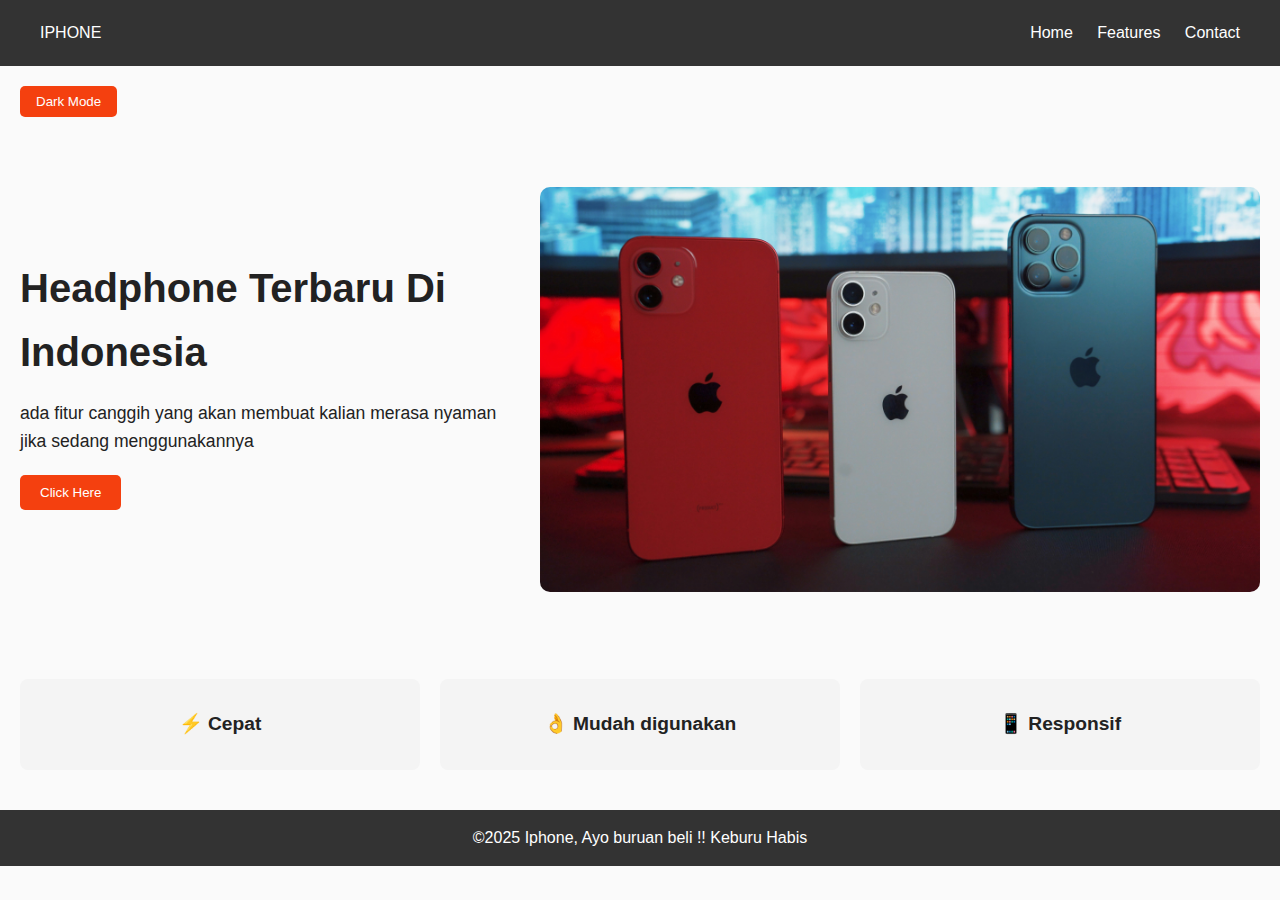
<file: project1.html>
<!DOCTYPE html>
<html lang="en">
<head>
    <meta charset="UTF-8">
    <meta name="viewport" content="width=device-width, initial-scale=1.0">
    <title>Project bisa</title>
    <link rel="stylesheet" href="project.css">
</head>
<body>
    <header>
        <nav class="navbar">
            <div class="icon">IPHONE</div>
            <div class="nav-links">
            <a href="#">Home</a>
            <a href="#">Features</a>
            <a href="#">Contact</a>
            </div>
        </nav>
    </header>

    <nav>
        <button id="tombol-mode"> Dark Mode</button>
    </nav>

    <!-- main -->
    <!-- aka -->
    <main>
        <section class="aka">
           <div class="akai">
            <h1>Headphone Terbaru Di Indonesia</h1>
            <p>ada fitur canggih yang akan membuat kalian merasa nyaman
               jika sedang menggunakannya 
            </p>
            <button class="aki">Click Here</button>
           </div> 
           <div class="img">
            <img src="img/kocak.jpg" alt="Iphone Headphone">
           </div>
        </section>
        
        <!-- feature -->
        <section class="features">
            <div class="feature">⚡ Cepat</div>
            <div class="feature">👌 Mudah digunakan</div>
            <div class="feature">📱 Responsif</div>
        </section>
    </main>

    <!-- footer -->
    <footer>
        &copy;2025 Iphone, Ayo buruan beli !! Keburu Habis
    </footer>

    <!-- JavaScript -->
    <script>
    const tombol = document.querySelector("#tombol-mode");
    tombol.addEventListener("click", () => {
      document.body.classList.toggle("dark-mode");
    });
  </script>
</body>
</html>
</file>
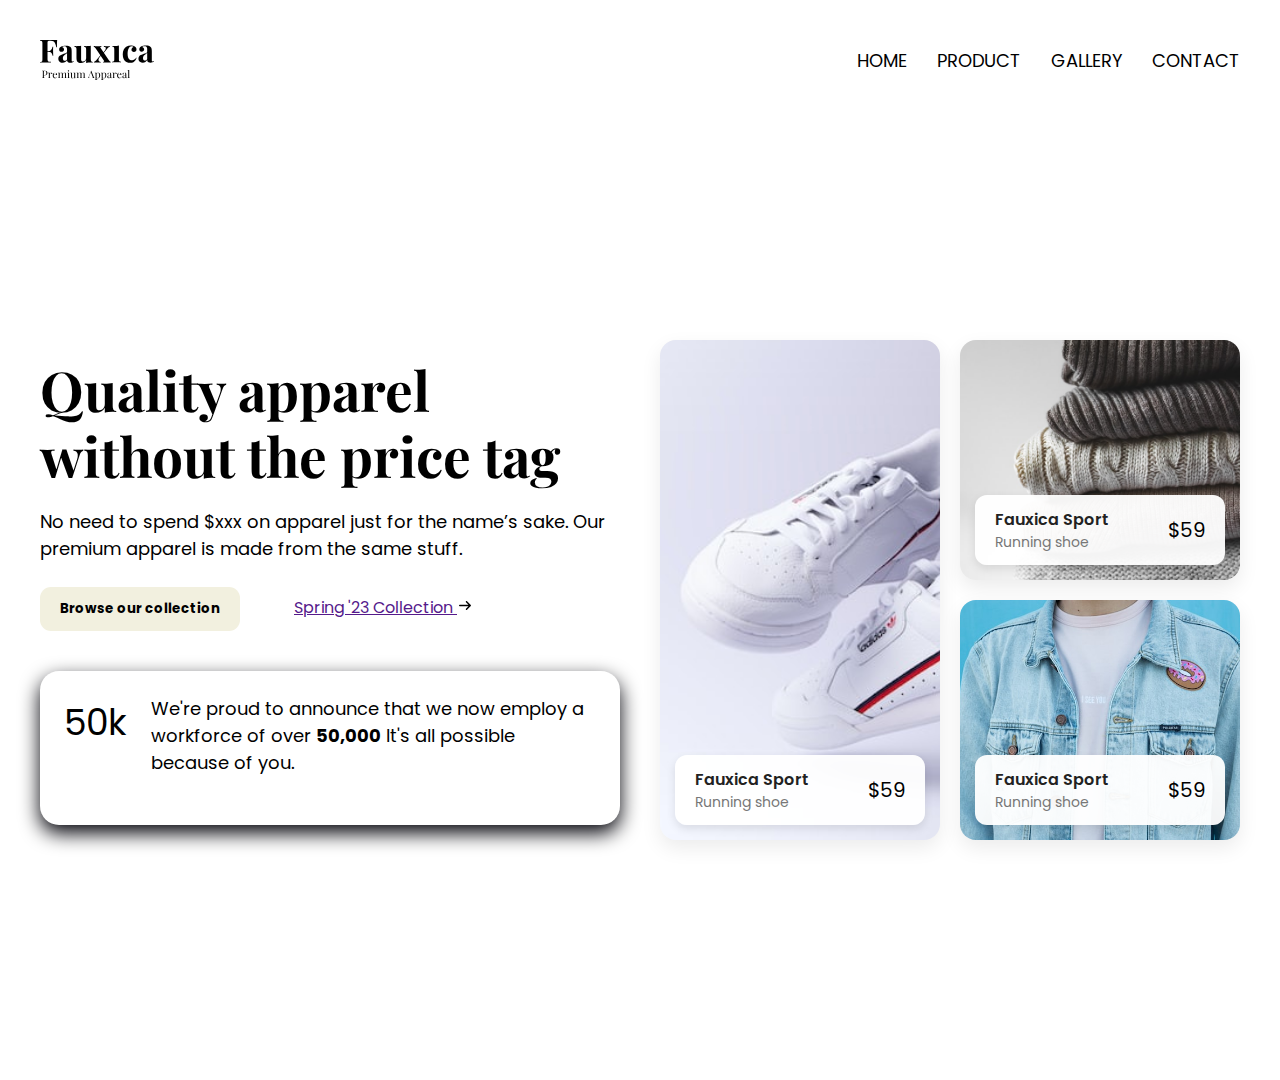
<file: project 3/pro.html>
<!DOCTYPE html>
<html lang="en">

<head>
    <meta charset="UTF-8">
    <meta name="viewport" content="width=device-width, initial-scale=1.0">
    <title>Fauxica</title>
    <link rel="stylesheet" href="css/pro.css">
    <link
        href="https://fonts.googleapis.com/css2?family=Playfair+Display:wght@600;700&family=Poppins:wght@300;400;500&display=swap"
        rel="stylesheet">
</head>
<body>
    <header>
        <nav>
            <img src="img/logo.svg" alt="logo">
            <ul>
                <li><a href="#">HOME</a></li>
                <li><a href="#">PRODUCT</a></li>
                <li><a href="#">GALLERY</a></li>
                <li><a href="#">CONTACT</a></li>
            </ul>
        </nav>
    </header>
    <main>
        <section class="about">
            <div class="about-text">
                <h1 class="pokok">Quality apparel without the price tag</h1>
                <p>No need to spend $xxx on apparel just for the name’s sake. Our premium apparel is made from the same
                    stuff.</p>
                <div class="button">
                    <button class="browse-btn">Browse our collection</button>

                    <a href="">Spring '23 Collection </a>
                    <svg xmlns="http://www.w3.org/2000/svg" style="height: 15px; width: 16px;"
                        viewBox="0 0 640 640"><path
                            d="M566.6 342.6C579.1 330.1 579.1 309.8 566.6 297.3L406.6 137.3C394.1 124.8 373.8 124.8 361.3 137.3C348.8 149.8 348.8 170.1 361.3 182.6L466.7 288L96 288C78.3 288 64 302.3 64 320C64 337.7 78.3 352 96 352L466.7 352L361.3 457.4C348.8 469.9 348.8 490.2 361.3 502.7C373.8 515.2 394.1 515.2 406.6 502.7L566.6 342.7z" />
                    </svg>
                </div>

                <div class="info-box">
                    <h3>50k</h3>
                    <p>We're proud to announce that we now employ a workforce of over <b>50,000</b> It's all possible
                        because of you.</p>
                </div>
            </div>

            <div class="about-image">
                <div class="card-tall">
                    <img src="img/clothing3.jpg" alt="">
                    <div class="card-info">
                        <div class="text">
                            <p>Fauxica Sport</p>
                            <p>Running shoe</p> 
                        </div>
                        <span>$59</span>
                    </div>
                </div>

                <div class="card-small sm1">
                    <img src="img/clothing1.jpg" alt="">
                    <div class="card-info">
                        <div class="text">
                            <p>Fauxica Sport</p>
                            <p>Running shoe</p> 
                        </div>
                        <span>$59</span>
                    </div>
                </div>

                <div class="card-small sm2">
                    <img src="img/clothing2.jpg" alt="">
                    <div class="card-info">
                        <div class="text">
                            <p>Fauxica Sport</p>
                            <p>Running shoe</p> 
                        </div> 
                        <span>$59</span>
                    </div>
                </div>
            </div>
        </section>
    </main>
</body>

</html>
</file>
<file: project.css>
*{
    margin: 0;
    padding: 0;
    box-sizing: border-box;
}

body{
    font-family: Arial, 'poppins';
    line-height: 1.6;
    background: #fafafa;
    color: #222;
}

/* Header */
header{
    background: #333;
    color: white;
    padding: 10px 20px;
}

.navbar{
    display: flex;
    justify-content: space-between;
    align-items: center;
}

nav{
    padding: 10px 20px;
}

.nav-links a {
    color: white;
    text-decoration: none;
    margin-left: 20px;
    position: relative;
}

.nav-links a::after {
    content: '';
    width: 0;
    height: 3px;
    background: #ff004f;
    position: absolute;
    left: 0;
    bottom: -6px;
    transition: 0.5s;
}

.nav-links a:hover::after {
    width: 100%;
}

#tombol-mode {
    margin-top: 10px;
    padding: 8px 16px;
    background: #f4400f;
    color: white;
    border: none;
    border-radius: 5px;
    cursor: pointer;
}

/* Section */
.aka {
    display: flex;
    flex-direction: column;
    align-items: center;
    padding: 40px 20px;
    text-align: center;
}

.akai {
    max-width: 500px;
}

.akai h1 {
    font-size: 2.5rem;
    margin-bottom: 15px;
}

.akai p {
    margin-bottom: 20px;
    font-size: 1.1rem;
}

.aki {
    padding: 10px 20px;
    background: #f4400f;
    color: white;
    border: none;
    border-radius: 5px;
    cursor: pointer;
}

.img img {
  margin-top: 20px;
  max-width: 100%;
  border-radius: 10px;
}

/* Features */
.features {
  display: grid;
  grid-template-columns: 1fr;
  gap: 20px;
  margin: 40px 20px;
}

.feature {
  background: #f4f4f4;
  padding: 30px;
  text-align: center;
  border-radius: 8px;
  font-size: 1.2rem;
  font-weight: bold;
}

/* Desktop layout */
@media (min-width: 768px) {
    .aka {
        flex-direction: row;
        text-align: left;
        justify-content: space-between;
    }

    .akai {
        flex: 1;
        margin-right: 20px;
    }

    .img {
        flex: 1;
    }

    .features {
        grid-template-columns: repeat(3, 1fr);
    }
}

/* Footer */
footer {
  background: #333;
  color: white;
  text-align: center;
  padding: 15px;
  margin-top: 30px;
}

/* Dark-mode */
.dark-mode {
  background-color: #222;
  color: #fafafa;
}

.dark-mode .feature {
  background: #444;
}

.dark-mode #tombol-mode {
  background: brown;
}
</file>
<file: project 3/css/pro.css>
* {
  margin: 0;
  padding: 0;
  box-sizing: border-box;
}

body {
  font-family: 'Poppins', sans-serif;
  color: black;
  background-color: #fff;
  padding: 40px;
}

header nav {
  display: flex;
  justify-content: space-between;
  align-items: center;
  margin-bottom: 60px;
}

header nav ul {
  list-style: none;
  display: flex;
  gap: 30px;
}

header nav ul li a {
    color: #000;
    text-decoration: none;
    font-size: 18px;
    position: relative;
}

header nav ul li a::after{
    content: '';
    width: 0;
    height: 3px;
    background: #ff004f;
    position: absolute;
    left: 0;
    bottom: -6px;
    transition: 0.5s;
}
header nav ul li a:hover::after{
    width: 50%;
}

main {
    height: 100vh;
}

.about {
    display: grid;
    grid-template-columns: 1fr 1fr;
    align-items: center;
    gap: 40px;
}

.about-text .pokok {
  font-family: 'Playfair Display', serif;
  font-size: 55px;
  line-height: 1.2;
  margin-bottom: 20px;
}

.about-text p {
  color: black;
  margin-bottom: 25px;
  font-size: 18px;
}

.browse-btn {
  background-color: #F2F0DF;
  color: black;
  border: none;
  padding: 12px 20px;
  border-radius: 11px;
  font-family: 'Poppins', sans-serif;
  font-weight: 700;
  font-style: 'Bold';
  transition: 0.5s;
  margin-right: 50px;
}

.browse-btn:hover {
  background-color: #f8f8f8;
}

.info-box {
  margin-top: 40px;
  border-radius: 19px;
  padding: 24px;
  display: flex;
  gap: 24px;
  box-shadow: 0 8px 20px rgb(0, 0, 08);
}

.info-box h3 {
  font-size: 36px;
  margin-bottom: 10px;
  font-weight: normal;
}

.about-image {
  display: grid;
  grid-template-areas:
    "tall small1"
    "tall small2";
  gap: 20px;
  grid-template-rows: 1fr 1fr;
  max-height: 500px;
}

.about-image .card-tall,
.about-image .card-small {
  position: relative;
  border-radius: 16px;
  overflow: hidden;
  background-color: #f8f8f8;
  box-shadow: 0 8px 20px rgba(0,0,0,0.08);
}

.about-image .card-tall img,
.about-image .card-small img {
  width: 100%;
  height: 100%;
  background-position: center;
  object-fit: cover;
  display: block;
}

.card-tall {
  grid-area: tall;
  /* height: 520px; */
}
.sm1 {
  grid-area: small1;
}
.sm2 {
  grid-area: small2;
}
.card-info {
  position: absolute;
  bottom: 15px;
  left: 15px;
  right: 15px;
  background: rgba(255, 255, 255, 0.95);
  border-radius: 12px;
  padding: 12px 20px;
  display: flex;
  justify-content: space-between;
  align-items: center;
  box-shadow: 0 4px 10px rgba(0,0,0,0.1);
}

.card-info.text {
  display: flex;
  flex-direction: column;
}

.card-info p:first-child {
  font-weight: 600;
  color: #222;
}

.card-info p:last-child {
  color: #777;
  font-size: 14px;
}

.card-info span {
  font-weight: normal;
  font-size: 20px;
}

main {
  display: flex;
  justify-content: center;
}
</file>
